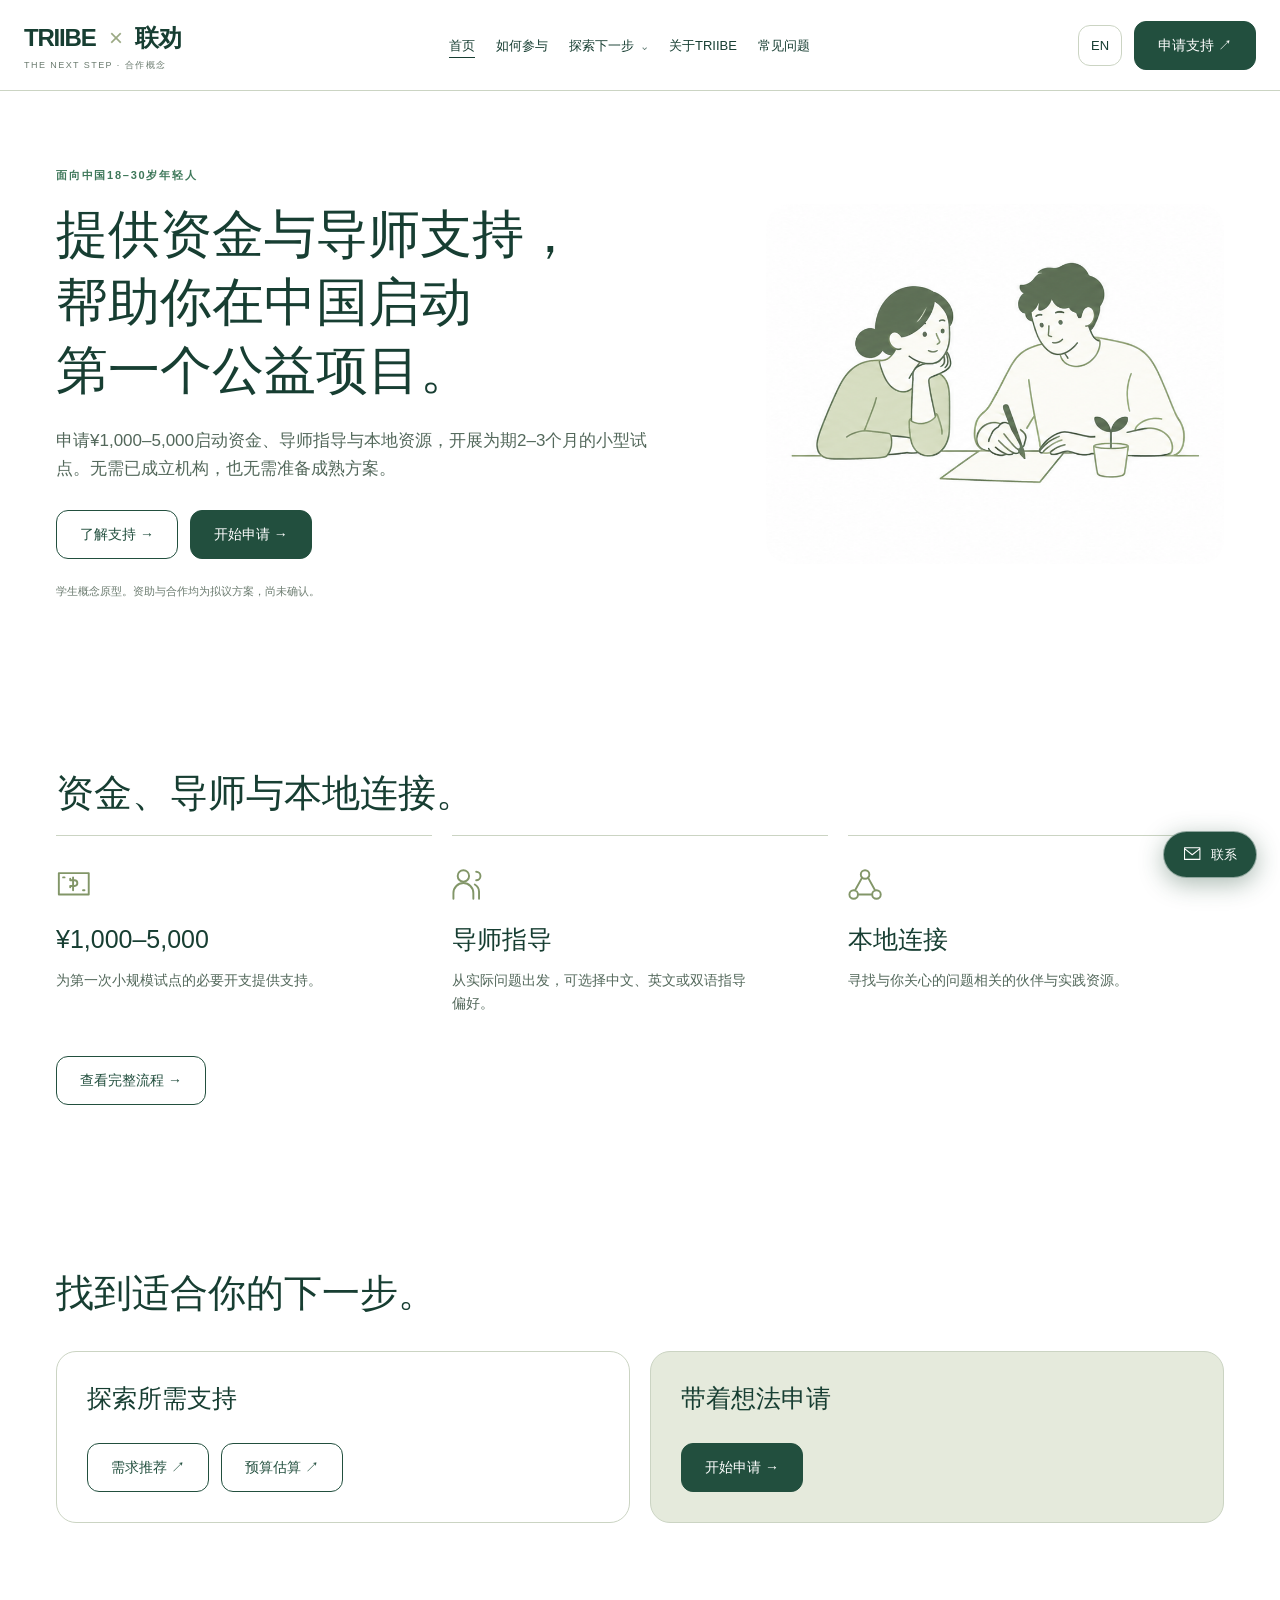
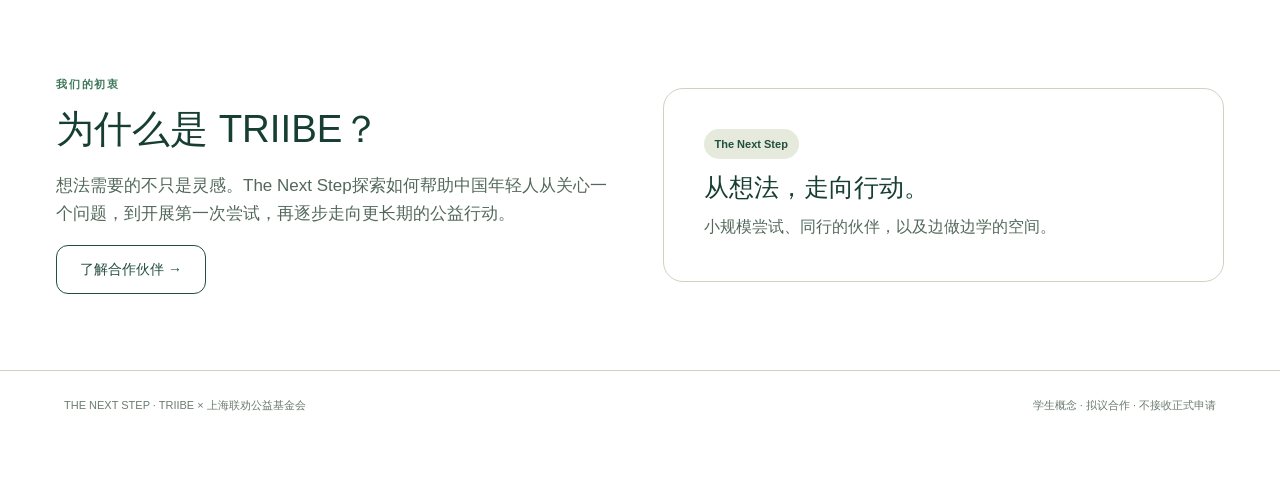
<file: index.html>
<!doctype html>
<html lang="zh-CN"><head><meta charset="UTF-8"><meta name="viewport" content="width=device-width,initial-scale=1"><meta name="description" content="The Next Step：为中国18–30岁年轻人的第一次公益尝试探索小额资助、导师与本地连接。学生概念原型。"><title>The Next Step | TRIIBE × 联劝</title><link rel="stylesheet" href="styles.css?v=20261104-v55"></head><body><header class="header" id="site-header"></header><main id="app" tabindex="-1"></main><footer class="footer" id="site-footer"></footer><script src="app-v4.js?v=20261104-v55"></script></body></html>
</file>
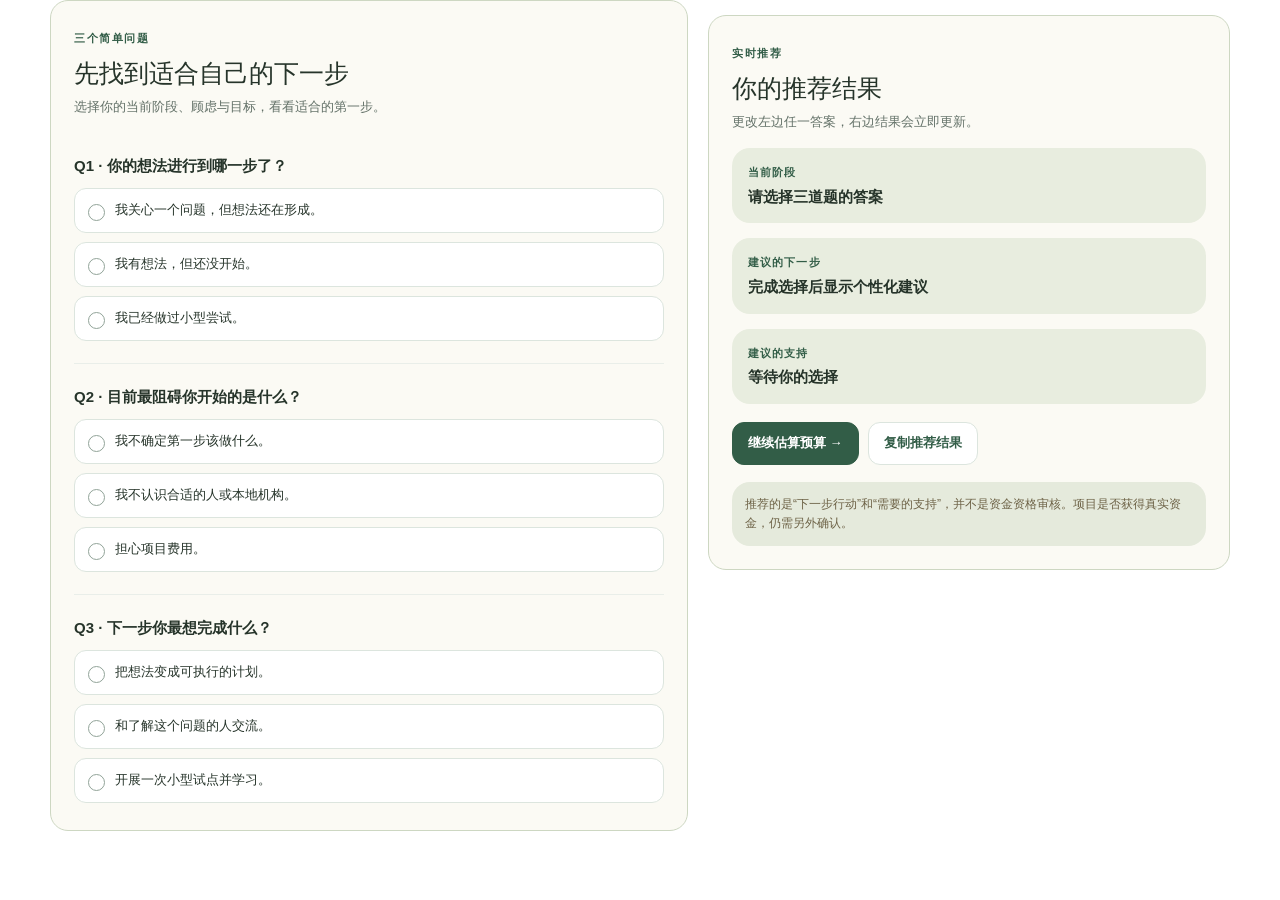
<file: tools.html>
<!DOCTYPE html>
<html lang="zh-CN">
<head>
<meta charset="utf-8"/>
<meta name="viewport" content="width=device-width,initial-scale=1"/>
<title>The Next Step · Planning Tools</title>
<style>
:root{--pine:#325d47;--deep:#1f392d;--cream:#f8faf7;--sage:#eaf1e9;--border:#dce5de;--text:#26342a;--muted:#637168;--yellow:#f4efe0;--white:#fff;--radius:16px}
*{box-sizing:border-box}body{margin:0;background:#f4f6f3;color:var(--text);font-family:-apple-system,BlinkMacSystemFont,"Segoe UI","PingFang SC","Microsoft YaHei",Arial,sans-serif;line-height:1.6}button,input{font:inherit}button{cursor:pointer}button:focus-visible,input:focus-visible{outline:3px solid #93b2a3;outline-offset:2px}.top{background:var(--deep);color:white;padding:22px max(20px,calc((100vw - 1080px)/2))}.topline{display:flex;align-items:center;gap:14px;justify-content:space-between}.brand{font-size:13px;letter-spacing:.14em;font-weight:800;color:#b6d7b9}.top h1{font-size:clamp(26px,4.5vw,42px);line-height:1.2;margin:15px 0 7px}.top p{color:#c8d9ce;max-width:760px;margin:0;font-size:14px}.ghost{border:1px solid #9cb4a4;color:#fff;background:transparent;border-radius:99px;padding:7px 15px;white-space:nowrap}.container{max-width:1080px;margin:0 auto;padding:23px 18px 70px}.notice{border-left:4px solid var(--pine);background:var(--sage);border-radius:0 9px 9px 0;padding:11px 15px;font-size:13px;margin-bottom:20px}.tabs{display:flex;gap:8px;margin:16px 0 23px;flex-wrap:wrap}.tab{border:1px solid var(--border);background:white;padding:11px 18px;border-radius:12px;font-weight:700;color:var(--muted)}.tab[aria-selected=true]{border-color:var(--pine);background:var(--pine);color:#fff}.grid{display:grid;grid-template-columns:minmax(0,1fr) minmax(0,.88fr);gap:20px;align-items:start}.panel{background:white;border:1px solid var(--border);border-radius:var(--radius);padding:23px;box-shadow:0 5px 21px rgba(18,43,26,.03)}.eyebrow{font-size:11px;letter-spacing:.14em;font-weight:800;color:var(--pine);text-transform:uppercase}h2{font-size:25px;margin:8px 0 8px;line-height:1.27}h3{font-size:16px;margin:12px 0 7px}p{margin:6px 0 15px}.sub{font-size:13px;color:var(--muted)}.question{padding:19px 0 22px;border-bottom:1px solid #e9eee9}.question:last-child{border-bottom:none;padding-bottom:4px}.qtitle{font-weight:750;margin:9px 0 10px;font-size:15px}.choices{display:grid;gap:9px}.option{border:1px solid var(--border);background:#fff;color:var(--text);border-radius:10px;padding:11px 13px;text-align:left;font-size:13px;display:flex;gap:10px;align-items:start;transition:background .12s,border-color .12s}.option:before{content:"";margin-top:4px;min-width:15px;width:15px;height:15px;border:1.6px solid #91a398;border-radius:50%}.option.selected{background:var(--sage);border-color:#6e9d7a;font-weight:650}.option.selected:before{border:5px solid var(--pine);background:white}.result-block{background:var(--cream);border-radius:12px;padding:16px;margin:15px 0}.result-block b{display:block;font-size:15px;line-height:1.45}.result-block p{font-size:13px;color:var(--muted);margin:6px 0 0}.kicker{font-size:11px;font-weight:800;letter-spacing:.1em;color:var(--pine);margin-bottom:4px}.actions{display:flex;gap:9px;flex-wrap:wrap;margin-top:18px}.primary,.secondary{border-radius:10px;padding:10px 15px;font-size:13px;font-weight:700}.primary{border:1px solid var(--pine);background:var(--pine);color:white}.secondary{border:1px solid var(--border);background:white;color:var(--pine)}.rule{font-size:12px;padding:13px;border-radius:10px;background:var(--yellow);color:#6d6246;margin-top:17px}.hidden{display:none!important}.choose{display:grid;grid-template-columns:repeat(3,minmax(0,1fr));gap:9px;margin:14px 0 18px}.mode{border:1px solid var(--border);border-radius:11px;text-align:left;background:#fff;padding:12px;font-size:13px;color:var(--text);min-height:80px}.mode.selected{border-color:var(--pine);background:var(--sage);font-weight:700}.mode small{display:block;color:var(--muted);font-weight:400;margin-top:3px;font-size:11px}.budgethead{display:grid;grid-template-columns:minmax(0,1fr) 75px 104px 29px;gap:8px;font-size:12px;font-weight:700;color:var(--muted);margin-bottom:9px}.budgetrow{display:grid;grid-template-columns:minmax(0,1fr) 75px 104px 29px;gap:8px;margin-bottom:9px}.budgetrow input{width:100%;min-width:0;padding:9px;border:1px solid var(--border);border-radius:9px;background:#fff;color:var(--text);font-size:13px}.x{border:1px solid var(--border);border-radius:9px;background:white;color:var(--muted)}.budget-total{display:flex;justify-content:space-between;align-items:center;gap:12px;border-top:1px solid var(--border);padding-top:17px;margin-top:14px}.amount{font-weight:800;font-size:28px;color:var(--pine)}.tag{display:inline-flex;border-radius:99px;background:var(--sage);color:var(--pine);padding:5px 10px;font-size:12px;font-weight:700}.budgethint{padding:14px 15px;background:var(--cream);border-radius:10px;font-size:13px;margin-top:14px}.inlinehint{display:flex;gap:8px;flex-wrap:wrap}.footer{font-size:12px;color:var(--muted);margin-top:30px;line-height:1.8}.pill{font-size:11px;background:var(--sage);color:var(--pine);padding:2px 8px;border-radius:99px}.badgecount{font-size:12px;color:var(--muted)}.empty{background:var(--cream);padding:16px;border-radius:12px;color:var(--muted);font-size:13px}.caption{font-size:12px;color:var(--muted)}.break{height:1px;background:var(--border);margin:16px 0}.micro{font-size:11px;color:var(--muted)}
@media(max-width:800px){.grid{grid-template-columns:1fr}.container{padding:18px 12px 50px}.panel{padding:17px}.choose{grid-template-columns:1fr}.mode{min-height:auto}.top{padding:24px 18px}.budgethead,.budgetrow{grid-template-columns:minmax(0,1fr) 58px 86px 27px;gap:5px}.budgetrow input{padding:8px 6px;font-size:12px}.tabs{gap:6px}.tab{font-size:13px;padding:10px 13px}}

body{background:#f4f1e7}.container{max-width:1180px;padding:0 0 30px}.notice,.tabs,.footer{display:none}.panel{border-radius:8px;box-shadow:none;background:#faf9f3;border-color:#cdd7c2}.grid{grid-template-columns:minmax(0,1.1fr) minmax(0,.9fr)}.top{display:none}.primary,.secondary{border-radius:3px}.option,.mode{border-radius:5px}.result-block{background:#e8eddf}.budgetrow input{background:#fffef9}.budgetrow{margin:12px 0}.rule{background:#ebe6d5}aside.panel{position:sticky;top:15px}h2{font-weight:500}.question{padding-top:12px}.amount{font-family:Georgia,serif}@media(max-width:800px){.grid{grid-template-columns:1fr}.panel{padding:18px}aside.panel{position:static}.choose{grid-template-columns:1fr}.container{padding:0 0 20px}}

body{background:#eef1e9}.panel{background:#fbfaf4}.container{padding-top:0}.rule{background:#e5eadc}h2{font-family:Georgia,"PingFang SC",serif}.primary,.secondary{border-radius:3px}button:focus-visible{outline:3px solid #93b2a3;outline-offset:2px}

.panel,.result-block,.budgethint,.rule,.empty{border-radius:18px}.option,.mode,.budgetrow input,.x,.primary,.secondary{border-radius:12px}.panel{overflow:hidden}button{transition:background .15s ease}
body{background:#fff}
</style>
</head>
<body>
<header class="top" hidden><div class="topline"><span class="brand">THE NEXT STEP · V3 INTERACTIVE CONCEPT</span><button type="button" class="ghost" id="lang" aria-label="Toggle language">English</button></div><h1 data-i="heading">从学生需求，到合适的第一步</h1><p data-i="topdesc">两部分都可以点击测试：① 三题推荐逻辑 ② 预算估算模块。此页面可直接发给网站开发组员，无需安装软件。</p></header>
<main class="container">
<div class="notice" data-i="disclaimer">这是独立的交互演示，不连接真实申请、资助、支付或数据库；所示金额和支持方式都是待验证的项目设想。</div>
<div class="tabs" role="tablist" aria-label="Demo sections"><button type="button" class="tab" role="tab" aria-selected="true" id="tab-rec" data-tab="rec" data-i="tabRec">① 需求推荐</button><button type="button" class="tab" role="tab" aria-selected="false" id="tab-budget" data-tab="budget" data-i="tabBudget">② 预算估算</button></div>
<section id="screen-rec" aria-label="Recommendation">
  <div class="grid">
   <article class="panel"><span class="eyebrow" data-i="threeQuestions">THREE QUESTIONS</span><h2 data-i="recTitle">先找到适合自己的下一步</h2><p class="sub" data-i="recIntro">保留 V3 的三道题。第三题决定想做什么，第一题决定当前的准备程度，第二题决定需要什么支持。</p><div id="questions"></div></article>
   <aside class="panel"><span class="eyebrow" data-i="dynamic">LIVE RECOMMENDATION</span><h2 data-i="resultTitle">你的推荐结果</h2><p class="sub" data-i="resultIntro">更改左边任一答案，右边结果会立即更新。</p><div id="result"></div><div class="actions"><button class="primary" id="toBudget" data-i="toBudget">继续估算预算 →</button><button class="secondary" id="copyRec" data-i="copyRec">复制推荐结果</button></div><div class="rule" data-i="rule">推荐的是“下一步行动”和“需要的支持”，并不是资金资格审核。项目是否获得真实资金，仍需另外确认。</div></aside>
  </div>
</section>
<section id="screen-budget" class="hidden" aria-label="Budget estimate">
  <div class="grid">
   <article class="panel"><span class="eyebrow" data-i="budgetResult">预算建议</span><h2 data-i="budgetTitle">预算不是随便选一个最高金额</h2><p class="sub" data-i="budgetIntro">先列出第一次小型试点必需的费用。预算辅助是可选的，学生可以直接表示“不确定”。</p>
      <div class="choose" id="modes"></div>
      <div id="estimateForm"><div class="inlinehint"><button type="button" class="secondary" id="example" data-i="example">加载校园二手市集示例</button><button type="button" class="secondary" id="clearCosts" data-i="clearCosts">清空预算</button></div><div class="break"></div><div class="budgethead"><span data-i="item">费用项目</span><span data-i="qty">数量</span><span data-i="unit">单价 (¥)</span><span></span></div><div id="rows"></div><button type="button" class="secondary" id="add" data-i="add">＋ 添加一项</button><div class="budget-total"><strong data-i="total">预计总额</strong><span class="amount" id="totalAmount">¥0</span></div><p class="micro" data-i="budgetExampleNote">演示金额不代表市场报价。请优先考虑已有或可借用资源。</p></div>
   </article>
   <aside class="panel"><span class="eyebrow" data-i="budgetResult">BUDGET RESULT</span><h2 data-i="nextBudget">下一步建议</h2><div id="budgetAdvice"></div><div class="rule" data-i="budgetNote">¥1,000–5,000 是当前项目的拟议范围，不代表保证资助，也不是必须花到的金额。即使低于 ¥1,000，也应该保留真实预算。</div><div class="actions"><button type="button" class="secondary" id="copySummary" data-i="copySummary">复制预算摘要</button><button type="button" class="primary" id="backQuiz" data-i="backQuiz">开始申请 →</button></div></aside>
  </div>
</section>
<p class="footer" data-i="footer">使用方法：将此 HTML 文件通过微信、邮件或共享文件夹发给组员。电脑、手机浏览器都可打开；不需要联网，也不需要运行后端。开发说明请看同文件夹的 IMPLEMENTATION_GUIDE.md。</p>
</main>
<script>
(() => {
'use strict';
const dic={
 zh:{heading:'从学生需求，到合适的第一步',topdesc:'两部分都可以点击测试：① 三题推荐逻辑 ② 预算估算模块。此页面可直接发给网站开发组员，无需安装软件。',disclaimer:'这是独立的交互演示，不连接真实申请、资助、支付或数据库；所示金额和支持方式都是待验证的项目设想。',tabRec:'① 需求推荐',tabBudget:'② 预算估算',threeQuestions:'三个简单问题',recTitle:'先找到适合自己的下一步',recIntro:'选择你的当前阶段、顾虑与目标，看看适合的第一步。',dynamic:'实时推荐',resultTitle:'你的推荐结果',resultIntro:'更改左边任一答案，右边结果会立即更新。',toBudget:'继续估算预算 →',copyRec:'复制推荐结果',rule:'推荐的是“下一步行动”和“需要的支持”，并不是资金资格审核。项目是否获得真实资金，仍需另外确认。',budgetTitle:'预算不是随便选一个最高金额',budgetIntro:'先列出第一次小型试点必需的费用。预算辅助是可选的，学生可以直接表示“不确定”。',example:'加载校园二手市集示例',clearCosts:'清空预算',item:'费用项目',qty:'数量',unit:'单价 (¥)',add:'＋ 添加一项',total:'预计总额',budgetExampleNote:'演示金额不代表市场报价。请优先考虑已有或可借用资源。',budgetResult:'预算建议',nextBudget:'下一步建议',budgetNote:'¥1,000–5,000 是当前项目的拟议范围，不代表保证资助，也不是必须花到的金额。即使低于 ¥1,000，也应该保留真实预算。',copySummary:'复制预算摘要',backQuiz:'开始申请 →',footer:'使用方法：将此 HTML 文件通过微信、邮件或共享文件夹发给组员。电脑、手机浏览器都可打开；不需要联网，也不需要运行后端。开发说明请看同文件夹的 IMPLEMENTATION_GUIDE.md。',qLabels:['Q1 · 你的想法进行到哪一步了？','Q2 · 目前最阻碍你开始的是什么？','Q3 · 下一步你最想完成什么？'],qs:[['我关心一个问题，但想法还在形成。','我有想法，但还没开始。','我已经做过小型尝试。'],['我不确定第一步该做什么。','我不认识合适的人或本地机构。','担心项目费用。'],['把想法变成可执行的计划。','和了解这个问题的人交流。','开展一次小型试点并学习。']],stage:['探索想法阶段','准备行动阶段','在已有经验上继续'],next:[['先明确问题、服务对象及第一次行动','先找到相关人群，了解他们的真实需求','先缩小想法范围，定义一个可行的小测试'],['制定一份可执行的简短行动计划','联系本地组织，确认实际需求','明确试点内容、规模、资源和初步预算'],['根据此前反馈调整下一阶段计划','寻找能帮助项目持续发展的合作伙伴','设计下一轮试点，并检验改进效果']],support:['导师指导','本地资源连接','预算指导与潜在种子支持'],supportDetails:['请导师帮助明确小型行动和执行步骤。','识别本地大学、社区或公益组织，先验证需求与合作条件。','首先估算试点必要开支，再决定是否探索种子支持。'],supportEarly:'预算指导 + 导师指导',supportEarlyD:'想法仍在形成：先明确行动内容，再估算预算；不建议立即进入资金申请。',step:'建议的下一步',stageHeading:'当前阶段',supportHeading:'建议的支持',budgetModes:[['estimate','我要估算一下','逐项填写预计费用'],['unsure','还不确定','先申请预算指导'],['none','目前不需要资金','可以仅探索导师和本地资源']],unsureTitle:'可以先申请预算指导',unsureDescription:'不强制填写金额。先确定要做的事情、查明费用，再判断是否需要资助。',noneTitle:'暂时不需要资金',noneDescription:'可继续使用导师指导或本地资源连接；不需要为了申请而填写金额。',zeroTitle:'尚未填写金额',zeroDescription:'请添加至少一项实际必要费用，或者改选“还不确定”。',lowTitle:'优先保留真实的低预算',lowDescription:'预计费用低于拟议资助范围的下限。无需虚增预算；可探索资源借用、导师指导或其他符合条件的支持。',rangeTitle:'可进一步评估潜在种子支持',rangeDescription:'你的初步预算落在 ¥1,000–5,000 的拟议范围内。下一步仍需核实试点计划、真实需求、费用合理性及可用资金。',highTitle:'先缩小试点规模或寻找其他资源',highDescription:'预计总额高于 ¥5,000。可考虑减少第一次行动的范围，优先保留核心支出，再讨论其他合法、可行的支持方式。',recommendNotice:'推荐结果只帮助判断下一步，不代表项目通过审核。',copySuccess:'已复制！',copyFail:'复制失败，请手动选择复制。',exampleCosts:[['展示用品',1,300],['标签与指引',1,150],['必要运输',2,150],['布置与清理',1,250]],sampleCosts:[['材料和工具',1,600],['必要交通',1,200],['印刷及其他',1,200]]},
 en:{heading:'From student needs to a practical first step',topdesc:'Test two interactive modules: (1) three-question recommendation and (2) an optional pilot budget estimator. Share this HTML file with the website developer.',disclaimer:'Standalone concept demo only. No real applications, awards, payments, or database connections. Support and funding remain unconfirmed proposals.',tabRec:'① Support recommendation',tabBudget:'② Budget estimator',threeQuestions:'THREE QUESTIONS',recTitle:'Find a realistic next step',recIntro:'Choose your stage, concern and goal to explore a practical first step.',dynamic:'LIVE RECOMMENDATION',resultTitle:'Your recommendation',resultIntro:'Change any answer to see the recommendation update instantly.',toBudget:'Continue to budget →',copyRec:'Copy recommendation',rule:'This suggests a next action and support type. It is not a funding-eligibility assessment or approval.',budgetTitle:'Base your funding request on real costs',budgetIntro:'List the essential costs of one small pilot. Budget planning is optional; students may select “Not sure yet.”',example:'Load campus market example',clearCosts:'Clear budget',item:'Cost item',qty:'Qty',unit:'Unit (¥)',add:'＋ Add a cost',total:'Estimated total',budgetExampleNote:'All figures are illustrative, not market quotes. Check free and borrowed resources first.',budgetResult:'BUDGET RESULT',nextBudget:'Suggested next step',budgetNote:'¥1,000–5,000 is a proposed range, not guaranteed funding or a spending target. Keep honest estimates even below ¥1,000.',copySummary:'Copy budget summary',backQuiz:'Apply →',footer:'Share this HTML file by message, email or shared drive; open it directly in a desktop or mobile browser. No server is required. See IMPLEMENTATION_GUIDE.md for integration notes.',qLabels:['Q1 · Where are you with your idea?','Q2 · What is the biggest thing holding you back?','Q3 · What would you like to accomplish next?'],qs:[['I care about an issue, but my idea is still forming.','I have an idea, but have not tried it yet.','I have already tried something small.'],['I am unsure what to do first.','I do not know the right people or local organizations.','I’m concerned about project costs.'],['Turn my idea into a realistic plan.','Talk with people who understand the issue.','Run a small pilot and learn from it.']],stage:['Exploring an idea','Ready to plan','Building on experience'],next:[['Clarify the issue, who it affects, and one first action','Find people affected and learn about their actual needs','Narrow the idea and define one feasible small test'],['Draft a short, realistic action plan','Contact local groups to confirm real needs','Define the pilot scope, resources, and preliminary budget'],['Revise the next plan based on earlier feedback','Find partners who could support continued involvement','Design another pilot to test improvements']],support:['Mentor Guidance','Local Connections','Budget Planning + Potential Seed Support'],supportDetails:['Ask a mentor to help define one small action and realistic steps.','Identify campus, community or nonprofit contacts and verify needs.','Estimate essential pilot costs first, then explore whether seed support may be appropriate.'],supportEarly:'Budget Guidance + Mentor Guidance',supportEarlyD:'At the idea-forming stage, clarify the action before considering a funding request.',step:'RECOMMENDED NEXT STEP',stageHeading:'CURRENT STAGE',supportHeading:'RECOMMENDED SUPPORT',budgetModes:[['estimate','Estimate my costs','Add a few necessary expenses'],['unsure','Not sure yet','I need budget guidance'],['none','No funding needed','Explore nonfinancial support']],unsureTitle:'Budget guidance first',unsureDescription:'No amount required yet. Clarify the scope and learn likely costs before requesting funds.',noneTitle:'No funding needed right now',noneDescription:'You can still explore mentors and local resources without naming a grant amount.',zeroTitle:'No costs entered yet',zeroDescription:'Add at least one necessary cost, or choose “Not sure yet.”',lowTitle:'Keep the lower, honest estimate',lowDescription:'Your budget is below the proposed funding range. Do not inflate it; explore borrowed resources, guidance or other appropriate options.',rangeTitle:'Potential seed support may be worth exploring',rangeDescription:'Your estimate falls within the proposed ¥1,000–5,000 range. Review the actual pilot, necessity of each cost, and funding availability before making decisions.',highTitle:'Reduce pilot scope or explore other resources',highDescription:'Your estimate exceeds ¥5,000. Consider a smaller first test and retain only essential costs before exploring alternative lawful resources.',recommendNotice:'A recommendation is not an application approval.',copySuccess:'Copied!',copyFail:'Copy unavailable; please select the text manually.',exampleCosts:[['Display supplies',1,300],['Labels and signs',1,150],['Essential transport',2,150],['Setup and cleanup',1,250]],sampleCosts:[['Materials and tools',1,600],['Essential travel',1,200],['Print and other costs',1,200]]}
};
const state={language:new URLSearchParams(location.search).get('lang')||'zh',tab:'rec',a:[null,null,null],mode:'estimate',costs:[],};
state.costs=[];
let bootReady=false;
function emitState(){if(!bootReady)return;parent.postMessage({type:'triibe-tool-state',state:{a:state.a,mode:state.mode,costs:state.costs}},'*')}
window.addEventListener('message',e=>{if(e.source!==parent||e.data?.type!=='triibe-restore')return;const v=e.data.state;if(v&&Array.isArray(v.a)&&v.a.length===3){state.a=v.a.map(x=>[0,1,2].includes(x)?x:null);state.mode=['estimate','unsure','none'].includes(v.mode)?v.mode:'estimate';state.costs=Array.isArray(v.costs)?v.costs:[]}state.language=e.data.lang==='en'?'en':'zh';renderStatic();showTab(e.data.tab==='budget'?'budget':'rec');bootReady=true;emitState()});
const $=id=>document.getElementById(id);
const tr=()=>dic[state.language];
function fmt(n){return '¥'+new Intl.NumberFormat('en-US',{maximumFractionDigits:2}).format(n)}
function getRecommendation(){const [q1,q2,q3]=state.a;const t=tr();if(state.a.some(a=>a===null))return {stage:state.language==='zh'?'请选择三道题的答案':'Choose an answer for each question',nextStep:state.language==='zh'?'完成选择后显示个性化建议':'Your next step appears after all three choices',support:state.language==='zh'?'等待你的选择':'Waiting for your choices',detail:''};return {stage:t.stage[q1],nextStep:t.next[q1][q3],support:(q2===2&&q1===0)?t.supportEarly:t.support[q2],detail:(q2===2&&q1===0)?t.supportEarlyD:t.supportDetails[q2]};}
function renderQuestions(){const p=$('questions');p.replaceChildren();tr().qLabels.forEach((question,q)=>{const block=document.createElement('div');block.className='question';const heading=document.createElement('div');heading.className='qtitle';heading.textContent=question;block.append(heading);const opts=document.createElement('div');opts.className='choices';tr().qs[q].forEach((val,i)=>{const b=document.createElement('button');b.type='button';b.className='option'+(state.a[q]===i?' selected':'');b.textContent=val;b.setAttribute('aria-pressed',String(state.a[q]===i));b.addEventListener('click',()=>{state.a[q]=i;renderQuestions();renderResult();renderBudgetAdvice();});opts.append(b)});block.append(opts);p.append(block)});}
function renderResult(){const r=getRecommendation(),t=tr();$('result').innerHTML='';[[t.stageHeading,r.stage,''],[t.step,r.nextStep,''],[t.supportHeading,r.support,r.detail]].forEach(([k,title,desc])=>{const block=document.createElement('div');block.className='result-block';const lab=document.createElement('div');lab.className='kicker';lab.textContent=k;const bold=document.createElement('b');bold.textContent=title;block.append(lab,bold);if(desc){let p=document.createElement('p');p.textContent=desc;block.append(p)}$('result').append(block)});}
function renderModes(){const node=$('modes');node.replaceChildren();tr().budgetModes.forEach(([id,title,desc])=>{const b=document.createElement('button');b.className='mode'+(state.mode===id?' selected':'');b.setAttribute('aria-pressed',String(state.mode===id));b.innerHTML='';const strong=document.createElement('strong');strong.textContent=title;const small=document.createElement('small');small.textContent=desc;b.append(strong,small);b.onclick=()=>{state.mode=id;renderModes();renderRows();renderBudgetAdvice()};node.append(b)})}
function total(){return state.costs.reduce((sum,c)=>sum+Math.max(0,c.qty)*Math.max(0,c.unit),0)}
function renderRows(){ $('estimateForm').classList.toggle('hidden',state.mode!=='estimate');if(state.mode!=='estimate')return;let node=$('rows');node.replaceChildren();state.costs.forEach((c,i)=>{const row=document.createElement('div');row.className='budgetrow';const label=document.createElement('input');label.type='text';label.placeholder=state.language==='zh'?'费用名称':'Cost name';label.setAttribute('aria-label',state.language==='zh'?'费用项目':'Cost item');label.value=state.language==='zh'?c.labelZh:c.labelEn;label.oninput=e=>{if(state.language==='zh')c.labelZh=e.target.value;else c.labelEn=e.target.value;emitState()};const qty=document.createElement('input');qty.type='number';qty.min='0';qty.step='1';qty.inputMode='numeric';qty.value=c.qty;qty.setAttribute('aria-label',state.language==='zh'?'数量':'Quantity');qty.oninput=e=>{c.qty=Math.max(0,Number(e.target.value)||0);renderBudgetAdvice()};const unit=document.createElement('input');unit.type='number';unit.min='0';unit.step='0.01';unit.inputMode='decimal';unit.value=c.unit;unit.setAttribute('aria-label',state.language==='zh'?'单价':'Unit price');unit.oninput=e=>{c.unit=Math.max(0,Number(e.target.value)||0);renderBudgetAdvice()};const del=document.createElement('button');del.type='button';del.className='x';del.textContent='×';del.setAttribute('aria-label',state.language==='zh'?'删除费用':'Delete cost');del.onclick=()=>{state.costs.splice(i,1);renderRows();renderBudgetAdvice()};row.append(label,qty,unit,del);node.append(row)});$('totalAmount').textContent=fmt(total())}
function renderBudgetAdvice(){emitState();const node=$('budgetAdvice');node.replaceChildren();const t=tr();let title,desc,category='';if(state.mode==='unsure'){title=t.unsureTitle;desc=t.unsureDescription}else if(state.mode==='none'){title=t.noneTitle;desc=t.noneDescription}else{const n=total();if(n===0){title=t.zeroTitle;desc=t.zeroDescription}else if(n<1000){title=t.lowTitle;desc=t.lowDescription}else if(n<=5000){title=t.rangeTitle;desc=t.rangeDescription}else{title=t.highTitle;desc=t.highDescription}category=fmt(n)}const block=document.createElement('div');block.className='result-block';const cap=document.createElement('div');cap.className='kicker';cap.textContent=state.mode==='estimate'?(state.language==='zh'?'当前估算':'CURRENT ESTIMATE'):(state.language==='zh'?'当前选择':'CURRENT CHOICE');const b=document.createElement('b');b.textContent=category||title;block.append(cap,b);if(category){const br=document.createElement('p');br.style.fontWeight='700';br.style.color='var(--pine)';br.textContent=title;block.append(br)}const p=document.createElement('p');p.textContent=desc;block.append(p);node.append(block);const rec=getRecommendation();const r=document.createElement('div');r.className='budgethint';r.textContent=(state.language==='zh'?'根据问答，你的支持建议：':'Based on your choices: ')+rec.support;if(!state.a.some(a=>a===null))node.append(r);$('totalAmount').textContent=fmt(total());}
function showTab(tab){state.tab=tab;for(const t of ['rec','budget']){$('screen-'+t).classList.toggle('hidden',t!==tab);$('tab-'+t).setAttribute('aria-selected',String(t===tab))}if(tab==='budget'){renderRows();renderBudgetAdvice()}window.scrollTo({top:0,behavior:'instant'});}
function textSummary(includeBudget){const t=tr();const r=getRecommendation();let out=['THE NEXT STEP | V3 INTERACTIVE DEMO',t.qLabels.map((q,i)=>q+'\n'+(t.qs[i][state.a[i]]||'—')).join('\n\n'),`${t.stageHeading}: ${r.stage}`,`${t.step}: ${r.nextStep}`,`${t.supportHeading}: ${r.support}`,r.detail];if(includeBudget){out.push('BUDGET MODE: '+state.mode);if(state.mode==='estimate'){out.push(state.costs.map(c=>`${state.language==='zh'?c.labelZh:c.labelEn}: ${c.qty} × ¥${c.unit}`).join('\n'));out.push('TOTAL: '+fmt(total()))}}out.push(t.recommendNotice);return out.join('\n\n')}
async function copy(s){try{if(navigator.clipboard&&window.isSecureContext){await navigator.clipboard.writeText(s)}else{const area=document.createElement('textarea');area.value=s;area.style.position='fixed';area.style.opacity='0';document.body.append(area);area.select();if(!document.execCommand('copy'))throw Error('copy failed');area.remove()}toast(tr().copySuccess)}catch{toast(tr().copyFail)}}
function toast(str){let node=$('toast');if(!node){node=document.createElement('div');node.id='toast';node.setAttribute('role','status');node.style.cssText='position:fixed;bottom:18px;left:50%;transform:translateX(-50%);background:#1f392d;color:white;border-radius:12px;padding:10px 18px;box-shadow:0 5px 20px #0002;z-index:20;font-size:13px';document.body.append(node)}node.textContent=str;node.hidden=false;setTimeout(()=>node.hidden=true,2300)}
function renderStatic(){document.documentElement.lang=state.language==='zh'?'zh-CN':'en';document.querySelectorAll('[data-i]').forEach(e=>{const key=e.dataset.i;if(tr()[key]!==undefined)e.textContent=tr()[key]});$('lang').textContent=state.language==='zh'?'English':'中文';renderQuestions();renderResult();renderModes();renderRows();renderBudgetAdvice()}
document.querySelectorAll('[data-tab]').forEach(b=>b.onclick=()=>showTab(b.dataset.tab));$('lang').onclick=()=>{state.language=state.language==='zh'?'en':'zh';renderStatic()};$('toBudget').onclick=()=>{emitState();parent.postMessage({type:'triibe-route',route:'budget'},'*')};$('backQuiz').onclick=()=>{emitState();parent.postMessage({type:'triibe-route',route:'apply'},'*')};$('copyRec').onclick=()=>copy(textSummary(false));$('copySummary').onclick=()=>copy(textSummary(true));$('example').onclick=()=>{state.costs=tr().exampleCosts.map(([name,qty,unit],i)=>({labelZh:dic.zh.exampleCosts[i][0],labelEn:dic.en.exampleCosts[i][0],qty,unit}));renderRows();renderBudgetAdvice()};$('clearCosts').onclick=()=>{state.costs=[];
let bootReady=false;
function emitState(){if(!bootReady)return;parent.postMessage({type:'triibe-tool-state',state:{a:state.a,mode:state.mode,costs:state.costs}},'*')}
window.addEventListener('message',e=>{if(e.source!==parent||e.data?.type!=='triibe-restore')return;const v=e.data.state;if(v&&Array.isArray(v.a)&&v.a.length===3){state.a=v.a.map(x=>[0,1,2].includes(x)?x:null);state.mode=['estimate','unsure','none'].includes(v.mode)?v.mode:'estimate';state.costs=Array.isArray(v.costs)?v.costs:[]}state.language=e.data.lang==='en'?'en':'zh';renderStatic();showTab(e.data.tab==='budget'?'budget':'rec');bootReady=true;emitState()});renderRows();renderBudgetAdvice()};$('add').onclick=()=>{state.costs.push({labelZh:'',labelEn:'',qty:1,unit:0});renderRows();renderBudgetAdvice()};renderStatic();showTab(new URLSearchParams(location.search).get('tab')==='budget'?'budget':'rec');
// The key integration rule: calculate once, reuse the same recommendation on both V3 quiz surfaces.
window.demoGetRecommendation = getRecommendation;
})();

function reportHeight(){parent.postMessage({type:'triibe-tool-height',height:document.documentElement.scrollHeight},'*')}
new ResizeObserver(reportHeight).observe(document.body);window.addEventListener('load',reportHeight);
</script>
</body>
</html>
</file>
<file: styles.css>
:root{--bg:#f7f6f0;--paper:#fffefa;--ink:#203f32;--green:#285d47;--green2:#3e785a;--mint:#e8eee5;--line:#d7dfd3;--muted:#697a6c;--sand:#f0f0e7;--shadow:0 12px 38px rgba(25,58,40,.06)}*{box-sizing:border-box}html{scroll-behavior:smooth}body{margin:0;background:var(--bg);color:var(--ink);font-family:Inter,"Helvetica Neue",Arial,"PingFang SC","Microsoft YaHei",sans-serif;line-height:1.65}a{color:inherit;text-decoration:none}button,input,textarea,select{font:inherit}button{cursor:pointer}.header{position:sticky;top:0;z-index:20;background:rgba(247,246,240,.96);backdrop-filter:blur(14px);border-bottom:1px solid var(--line);padding:16px max(4%,calc((100vw - 1240px)/2));display:flex;align-items:center;justify-content:space-between;gap:18px}.brand{white-space:nowrap;letter-spacing:.05em}.brand b{font-size:25px}.brand span{font-size:11px;letter-spacing:.12em;color:var(--muted)}nav{display:flex;align-items:center;gap:25px}nav>a:not(.btn){font-size:13px;font-weight:600}nav>a.active:not(.btn){color:var(--green2);text-decoration:underline;text-underline-offset:7px}.mobile-toggle{display:none;background:none;border:0;color:var(--ink);font-size:24px}.btn{display:inline-flex;align-items:center;justify-content:center;gap:8px;border-radius:6px;padding:12px 20px;font-weight:700;font-size:13px;border:1px solid var(--green);transition:.2s}.btn:hover{transform:translateY(-2px);box-shadow:var(--shadow)}.btn-primary{background:var(--green);color:#fff}.btn-outline{background:transparent;color:var(--green)}.btn-light{background:#fff;color:var(--green);border-color:#fff}.wrap{max-width:1160px;margin:auto;padding:0 26px}.section{padding:76px 0}.section.compact{padding:48px 0}.alt{background:#eef1e9}.eyebrow{text-transform:uppercase;font-size:11px;letter-spacing:.19em;font-weight:800;color:var(--green2)}h1,h2,h3,p{margin-top:0}h1{font-size:clamp(43px,5.4vw,76px);line-height:1.09;letter-spacing:-.055em;margin:15px 0 23px}h2{font-size:clamp(30px,3.2vw,45px);line-height:1.17;letter-spacing:-.035em;margin:10px 0 17px}h3{font-size:21px;line-height:1.3;margin-bottom:10px}p{color:#53685b}.lead{font-size:17px;max-width:620px}.hero{padding:85px 0 95px}.hero-grid{display:grid;grid-template-columns:1.05fr .95fr;gap:60px;align-items:center}.hero-art{min-height:420px;border-radius:12px;background:linear-gradient(135deg,#dbe5d8,#a4bba5);position:relative;overflow:hidden;display:flex;align-items:center;justify-content:center}.hero-art:before{content:"";width:300px;height:300px;border:60px solid #eff4e9;border-radius:50%;position:absolute;right:-100px;top:-120px;opacity:.65}.hero-art:after{content:"";width:180px;height:180px;border:45px solid #47785d;border-radius:50%;position:absolute;left:-100px;bottom:-110px;opacity:.35}.hero-art-inner{position:relative;z-index:1;text-align:center;padding:35px}.hero-art-inner strong{font-size:72px;letter-spacing:-.07em;line-height:1;display:block}.hero-art-inner small{display:block;letter-spacing:.22em;margin-top:22px;font-weight:800}.actions{display:flex;flex-wrap:wrap;gap:12px;margin-top:27px}.grid3{display:grid;grid-template-columns:repeat(3,1fr);gap:20px}.grid2{display:grid;grid-template-columns:repeat(2,1fr);gap:20px}.card{background:var(--paper);border:1px solid var(--line);border-radius:10px;padding:27px;box-shadow:var(--shadow)}.card p:last-child{margin-bottom:0}.iconbox{width:46px;height:46px;border-radius:9px;background:var(--mint);display:grid;place-items:center;font-size:24px;margin-bottom:18px}.step-number{font-size:12px;font-weight:800;letter-spacing:.12em;color:var(--green2)}.mini-steps{display:grid;grid-template-columns:repeat(4,1fr);gap:12px}.mini-step{padding:22px;background:#fff;border:1px solid var(--line);border-radius:9px}.mini-step b{display:block;font-size:18px;margin-top:8px}.split{display:grid;grid-template-columns:1fr 1fr;gap:45px;align-items:center}.project-art{background:#e1e9da;border-radius:12px;min-height:260px;display:flex;align-items:center;justify-content:center;font-size:105px}.link{color:var(--green);font-weight:800;text-decoration:underline;text-underline-offset:5px}.page-intro{padding:65px 0 28px}.page-intro h1{font-size:clamp(40px,5vw,64px)}.notice{padding:16px 20px;background:#edf0e4;border-left:4px solid var(--green);font-size:13px;color:#48604f;border-radius:4px}.tool-grid{display:grid;grid-template-columns:1fr 1fr;gap:20px}.tool{border:1px solid var(--line);border-radius:12px;padding:30px;background:#fff}.tool h3{margin-bottom:7px}.tool p{font-size:14px}.form-field{display:block;margin:18px 0}.form-field>span{display:block;font-weight:700;font-size:13px;margin-bottom:7px}input,textarea,select{width:100%;border:1px solid #bac9bc;border-radius:6px;padding:12px 13px;background:white;color:var(--ink)}textarea{min-height:105px;resize:vertical}.choices{display:flex;gap:10px;flex-wrap:wrap}.choice{border:1px solid var(--line);padding:9px 13px;background:#fff;border-radius:6px;font-size:13px}.choice.selected{background:var(--green);color:#fff;border-color:var(--green)}.result{background:var(--mint);border:1px solid #c8d7c6;border-radius:9px;padding:22px;margin-top:22px}.result h3{margin-bottom:6px}.stat{font-size:35px;font-weight:800;letter-spacing:-.04em}.budget-row{display:grid;grid-template-columns:1fr 120px;gap:10px;align-items:center;margin:10px 0}.budget-row input{text-align:right}.timeline{display:grid;gap:15px}.timeline-item{display:grid;grid-template-columns:70px 1fr;gap:20px;align-items:start}.timeline-num{width:55px;height:55px;border-radius:50%;display:grid;place-items:center;background:var(--green);color:white;font-weight:800}.timeline-body{border-left:1px solid var(--line);padding:0 0 20px 20px}.timeline-body p{margin-bottom:0}.profile{display:flex;gap:16px;align-items:center}.avatar{width:65px;height:65px;flex-shrink:0;border-radius:50%;background:#dfe9de;display:grid;place-items:center;font-size:25px}.faq-item{border-bottom:1px solid var(--line);padding:15px 0}.faq-item summary{cursor:pointer;font-weight:700}.faq-item p{padding-top:10px}.contact-float{position:fixed;right:23px;bottom:22px;background:var(--green);color:#fff;padding:12px 19px;border-radius:40px;font-size:13px;font-weight:700;box-shadow:0 6px 25px #234b3660;z-index:10}.footer{border-top:1px solid var(--line);padding:25px 5%;display:flex;gap:20px;justify-content:space-between;font-size:11px;color:var(--muted)}.muted{color:var(--muted)}.small{font-size:13px}.pill{display:inline-block;background:var(--mint);color:var(--green);border-radius:30px;padding:6px 11px;font-size:11px;font-weight:800;margin-bottom:12px}.divider{border:0;border-top:1px solid var(--line);margin:28px 0}.center{text-align:center}.center p{margin-left:auto;margin-right:auto}.hidden{display:none!important}@media(max-width:900px){nav{gap:12px}nav>a:not(.btn){font-size:12px}.brand span{display:none}.hero-grid{gap:25px}.hero-art{min-height:330px}}@media(max-width:720px){.header{padding:14px 20px}.mobile-toggle{display:block}nav{display:none;position:absolute;top:62px;left:0;right:0;background:var(--bg);padding:20px;box-shadow:var(--shadow);flex-direction:column;align-items:stretch}nav.open{display:flex}.hero-grid,.split,.grid2,.grid3,.tool-grid{grid-template-columns:1fr}.hero{padding:45px 0}.hero-art{min-height:260px}.hero-art-inner strong{font-size:55px}.mini-steps{grid-template-columns:repeat(2,1fr)}.section{padding:48px 0}.footer{flex-direction:column}.budget-row{grid-template-columns:1fr 105px}}@media(prefers-reduced-motion:reduce){html{scroll-behavior:auto}.btn{transition:none}}

/* V3 reference: founder profiles and contact details */
.founder img{display:block;width:100%;height:220px;object-fit:cover;border-radius:14px;margin-bottom:20px}.founder h3{margin:8px 0}.founder b{display:block;margin-bottom:10px}.founder a,.contact-link{color:#245e43;overflow-wrap:anywhere}.contact-link{font-size:clamp(1rem,2vw,1.32rem);font-weight:650}.card .faq-item{margin-top:12px}.card .mini-steps{display:grid;grid-template-columns:repeat(3,minmax(0,1fr));gap:8px}@media(max-width:700px){.card .mini-steps{grid-template-columns:1fr}}
/* V4: bilingual navigation, editorial layouts and independent planning tools */
:root{--bg:#f5f3e9;--paper:#fbfaf4;--ink:#173e32;--green:#224f3e;--mint:#e5eadc;--line:#cbd4c3;--muted:#6c7c70}
body{font-family:-apple-system,BlinkMacSystemFont,"Segoe UI","PingFang SC","Hiragino Sans GB","Microsoft YaHei",sans-serif;font-size:16px}h1,h2,h3{font-family:Palatino,"Palatino Linotype",Georgia,serif;font-weight:400;letter-spacing:-.035em}h1{line-height:1.08}h3{font-size:28px}html[lang="zh-CN"] h1,html[lang="zh-CN"] h2,html[lang="zh-CN"] h3{font-family:"PingFang SC","Hiragino Sans GB","Microsoft YaHei",sans-serif;font-weight:500;letter-spacing:0;line-height:1.35}html[lang="zh-CN"] h1{font-size:clamp(38px,4.3vw,61px)}html[lang="zh-CN"] h2{font-size:clamp(29px,3vw,41px)}html[lang="zh-CN"] h3{font-size:25px}.eyebrow{font-weight:600;letter-spacing:.16em}.header{padding:18px max(24px,calc((100vw - 1320px)/2));gap:22px}.brand{display:flex;flex-direction:column}.brand b{font-weight:650;font-size:24px;letter-spacing:-.05em}.brand i{font-style:normal;color:#9ba984;font-weight:400;padding:0 8px}.brand span{font-size:9px;display:block;letter-spacing:.16em}.header nav{gap:21px}.header nav a,.nav-label{font-size:13px;font-weight:500;white-space:nowrap}.header-tools{display:flex;align-items:center;gap:12px}.header-tools .btn{white-space:nowrap}.language-toggle{border:1px solid var(--line);padding:9px 12px;background:transparent;color:var(--ink);font-size:13px}.btn{border-radius:3px;font-weight:500;padding:12px 23px;font-size:14px}.wrap{max-width:1240px;padding:0 36px}.hero-grid{grid-template-columns:1fr 1fr;gap:52px}.hero{padding:75px 0 80px}.hero .lead{max-width:550px}.hero-art{margin:0;min-height:0;aspect-ratio:1.04;border-radius:4px;background:var(--mint)}.hero-art:before,.hero-art:after{display:none}.hero-art img{height:100%;width:100%;object-fit:cover;display:block}.concept-note{margin:23px 0 0;font-size:11px;max-width:500px}.support-card{border-top:1px solid var(--line);padding:30px 24px 0 0}.support-card h3{font-size:34px;margin:12px 0}.support-card b{font-size:13px;font-weight:500}.support-card p{font-size:14px;max-width:300px;margin-top:12px}.line-icon{width:37px;color:#829668;margin-bottom:20px}.line-icon svg{display:block;width:100%;height:37px}.section-heading{display:flex;justify-content:space-between;gap:45px;align-items:end;margin-bottom:32px}.section-heading>p{max-width:360px;font-size:14px}.section-heading h2{margin-bottom:0}.card{border-radius:4px;box-shadow:none;padding:30px}.card h3{font-weight:400}.apply-card{background:var(--mint)}.dark{background:#193f32;color:#f5f3e9}.dark .eyebrow{color:#c7d8ad}.dark h2{font-size:clamp(37px,4vw,56px)}.dark .mini-steps{margin-top:35px}.dark .mini-step{background:none;border:1px solid #ffffff35;border-radius:4px;padding:27px}.dark .mini-step b{font-family:Georgia,serif;font-size:27px;font-weight:400}.dark p{color:#c7d5c5}.dark .step-number{color:#c8d7ad}.project-card,.founder-card{border:1px solid var(--line);background:var(--paper);min-width:0}.project-card>img{display:block;width:100%;aspect-ratio:1.5;object-fit:cover}.project-copy{padding:25px}.project-copy h3{margin:15px 0}.project-copy>p{font-size:14px;min-height:50px}.project-copy details{font-size:14px;border-top:1px solid var(--line);padding-top:16px}.project-copy details p{padding-top:12px}summary{cursor:pointer}details summary::marker{color:#829668}details[open] summary{margin-bottom:12px}.project-copy summary{font-weight:500}.path-card{border-top:1px solid var(--line);padding:25px 20px 0 0}.path-card p{max-width:320px;font-size:14px}.spaced{margin-top:38px}.response-timeline{display:grid;grid-template-columns:repeat(3,1fr);gap:18px;border-block:1px solid var(--line);padding:22px 0;margin:22px 0 15px}.response-timeline strong{display:block;font-size:17px;font-weight:500}.response-timeline span{display:block;font-size:13px;color:var(--muted);margin-top:6px}.timeline{margin-top:30px;gap:0}.timeline-body{padding:15px 0 20px 25px}.timeline-body h3{font-size:25px}.tool-hero{padding-bottom:60px}.tool-art{aspect-ratio:1.35}.tool-heading{display:flex;align-items:center;justify-content:space-between;gap:20px;margin-bottom:20px}.triibe-tool{width:100%;border:0;min-height:600px;display:block;background:transparent}#tool-panel{scroll-margin-top:110px}.budget-examples{display:grid;gap:24px}.budget-example{display:grid;grid-template-columns:.75fr 1.25fr;border:1px solid var(--line);border-radius:4px;overflow:hidden}.budget-example>img{height:100%;width:100%;object-fit:cover;min-height:300px}.budget-copy{padding:30px}.budget-title{display:flex;justify-content:space-between;gap:20px;align-items:start}.budget-title h3{margin-bottom:14px}.budget-title>strong{font-family:Georgia,serif;font-weight:400;font-size:28px;white-space:nowrap}.budget-copy>p{font-size:14px}.cost-line{display:grid;grid-template-columns:1fr 100px 75px;gap:12px;align-items:start;padding:14px 0;border-top:1px solid var(--line);font-size:13px}.cost-line b{font-weight:500}.cost-line small{display:block;color:var(--muted);font-size:11px;margin-top:4px}.cost-line>strong{text-align:right;font-weight:600}.cost-total{display:flex;justify-content:space-between;border-top:1px solid var(--line);padding-top:15px}.pillars{display:grid;grid-template-columns:repeat(3,1fr);border-block:1px solid var(--line);padding:30px 0 25px}.pillars>div{text-align:center;padding:0 30px;border-right:1px solid var(--line)}.pillars>div:last-child{border:0}.pillars .line-icon{margin:0 auto 17px}.pillars h3{font-size:33px;margin-bottom:10px}.pillars p{font-size:12px;letter-spacing:.08em}.founder-card>img{width:100%;aspect-ratio:1.25;object-fit:cover;display:block}.founder-card .pill{border-radius:0;border:1px solid var(--line);background:none;font-weight:400;letter-spacing:.05em;margin:0}.founder-card h3{font-size:27px}.founder-card p{min-height:90px}.founder-card .link{font-size:13px;font-weight:400}.editorial-details{border-bottom:1px solid var(--line);padding:20px 0 30px}.editorial-details summary{font-family:Georgia,serif;font-size:27px}.editorial-details p{max-width:1000px;font-size:15px;padding-top:12px}.partner-structure{margin-top:35px}.partner-top{display:grid;grid-template-columns:1fr 1fr;gap:50px;position:relative;padding-bottom:35px}.partner-top:after{content:"";position:absolute;bottom:0;height:35px;border-left:1px solid #8da083;left:50%}.partner-top article{border:1px solid #8da083;padding:25px;text-align:center}.partner-top p{font-size:14px;margin-bottom:0}.partner-center{background:var(--green);color:white;text-align:center;max-width:620px;margin:auto;padding:26px}.partner-center p{color:#d6e1cf;margin-bottom:0}.partner-bottom{display:flex;justify-content:center;gap:25px;margin-top:24px;flex-wrap:wrap;font-size:14px}.partner-bottom span{border-bottom:1px solid #8da083;padding:10px}.faq-wrap{max-width:960px}.faq-item{padding:22px 0}.faq-item summary{font-size:19px;font-weight:500}.faq-item p{font-size:15px;max-width:800px}.application-wrap{max-width:850px}.application-time{margin-bottom:25px}.application-time>p{font-size:17px}.application-time summary{font-size:13px;color:var(--green)}.check{display:flex;align-items:flex-start;gap:12px;margin-top:25px;font-size:14px}.check input{width:18px;height:18px;flex-shrink:0;margin:3px 0}.text-button{border:0;background:none;color:var(--muted);text-decoration:underline;padding:10px}.form-field>span{font-weight:500}.contact-float{display:flex;align-items:center;gap:8px;border:1px solid #ffffff80;font-weight:500}.contact-float svg{width:20px;height:20px}.contact-card h2{font-size:39px}.contact-card .small{margin-bottom:6px}.contact-card .faq-item{margin-top:25px}.contact-card .actions{margin-bottom:25px}.nav-dropdown{position:relative}.nav-label{border:0;background:none;color:var(--ink);padding:10px 0;display:flex;gap:7px;align-items:center}.dropdown-links{position:absolute;top:100%;left:-18px;min-width:220px;padding:12px;background:var(--paper);border:1px solid var(--line);box-shadow:var(--shadow);z-index:25}.dropdown-links:not([hidden]){display:grid;gap:4px}.dropdown-links a{padding:9px}.dropdown-links a:hover{background:var(--mint)}[aria-current="page"],.nav-label.active{text-decoration:underline;text-underline-offset:7px}.mobile-toggle span{display:block;width:22px;height:1px;background:var(--ink);margin:5px 0}.footer{padding-bottom:80px}.section{animation:appear .45s ease both}a:focus-visible,button:focus-visible,summary:focus-visible{outline:3px solid #a0af86;outline-offset:4px}#app:focus{outline:none}@keyframes appear{from{opacity:.5;transform:translateY(9px)}to{opacity:1;transform:none}}
@media(max-width:1100px){.header{padding:15px 24px;gap:15px}.header nav{gap:14px}.brand b{font-size:21px}.header nav a,.nav-label{font-size:12px}.header-tools .btn{padding:10px 15px}.wrap{padding:0 28px}.hero-grid{gap:30px}.hero h1{font-size:57px}.hero .lead{font-size:16px}}
@media(max-width:900px){.mobile-toggle{display:block;order:3;padding:6px}.header-tools{margin-left:auto}.header nav{display:none;position:absolute;top:100%;left:0;right:0;box-shadow:var(--shadow);padding:20px 28px;background:var(--bg);flex-direction:column;align-items:stretch;gap:10px}.header nav.open{display:flex}.header nav a,.nav-label{font-size:15px;padding:9px 0}.dropdown-links{position:static;box-shadow:none;margin-top:5px}.brand span{display:block}.hero h1{font-size:48px}.hero-art{aspect-ratio:.9}.section{padding:55px 0}.project-copy{padding:20px}.founder-card p{min-height:120px}}
@media(max-width:720px){.header{padding:12px 18px;gap:12px}.brand b{font-size:20px}.brand span{font-size:8px;letter-spacing:.08em}.header-tools{gap:8px}.header-tools .btn{font-size:12px;padding:9px 12px}.language-toggle{font-size:12px;padding:7px 9px}.wrap{padding:0 23px}.hero{padding:42px 0 50px}.hero-grid{grid-template-columns:1fr;gap:28px}.hero h1{font-size:50px}.hero-art{aspect-ratio:1.5}.tool-art{aspect-ratio:1.8}.section-heading{display:block}.section-heading>p{margin-top:20px;max-width:100%}.grid2,.grid3{grid-template-columns:1fr}.support-card{padding-top:22px}.support-card h3{font-size:31px}.support-card p{max-width:100%}.support-card .line-icon{margin-bottom:10px}.dark .mini-step{padding:20px 16px}.dark .mini-step b{font-size:23px}.dark .mini-step p{font-size:13px}.path-card{padding-top:22px}.response-timeline{grid-template-columns:1fr;padding:15px 0;gap:15px}.response-timeline>div{border-bottom:1px solid var(--line);padding-bottom:12px}.response-timeline>div:last-child{border:0}.budget-example{grid-template-columns:1fr}.budget-example>img{height:210px;min-height:0}.budget-copy{padding:23px}.budget-title{display:block}.budget-title>strong{display:block;margin-bottom:14px}.cost-line{grid-template-columns:1fr 70px 60px;gap:8px;font-size:12px}.cost-line small{font-size:11px}.pillars{padding:22px 0}.pillars>div{padding:0 8px}.pillars h3{font-size:24px}.pillars p{font-size:10px;letter-spacing:0}.pillars .line-icon{width:28px}.founder-card>img{aspect-ratio:1.5}.founder-card p{min-height:0}.partner-top{grid-template-columns:1fr;gap:12px}.partner-top article{padding:20px}.partner-top h3{font-size:25px}.contact-card{padding:25px}.contact-card h2{font-size:34px}.tool-heading h2{font-size:25px}.tool-heading .btn{padding:9px 13px;font-size:12px;white-space:nowrap}.application-wrap .card{padding:22px}.footer{gap:10px}.faq-item summary{font-size:17px}.contact-float{right:14px;bottom:16px;padding:10px 15px}html[lang="zh-CN"] .hero h1{font-size:39px}html[lang="zh-CN"] .pillars h3{font-size:22px}}
@media(max-width:390px){.brand b{font-size:17px}.brand i{padding:0 3px}.brand span{font-size:7px}.header{gap:7px;padding-inline:12px}.header-tools .btn{padding:8px 9px}.wrap{padding-inline:18px}.cost-line{grid-template-columns:1fr 65px 55px}}
@media(prefers-reduced-motion:reduce){.section{animation:none}*{scroll-behavior:auto!important;transition:none!important}}
/* Softer, consistent geometry across the entire site */
.btn,.language-toggle{border-radius:12px}.card,.mini-step,.dark .mini-step,.project-card,.founder-card,.path-card,.purpose-card{border-radius:20px}.project-card,.founder-card{overflow:hidden}.hero-art{border-radius:24px}.notice,.result,.application-time{border-radius:15px}input,select,textarea{border-radius:12px}.dropdown-links{border-radius:15px}.dropdown-links a{border-radius:9px}.pill{border-radius:50px}.budget-example{border-radius:22px}.featured-sample>img{width:100%;aspect-ratio:1.35;object-fit:cover;border-radius:24px;display:block}.purpose-card{padding:40px}.mentor-pair{gap:25px;margin-top:30px}.mentor-block{border-radius:24px;padding:45px 40px;background:#e5ebd7;min-height:300px;display:flex;flex-direction:column;align-items:start}.mentor-block h3{font-size:35px;margin:22px 0 25px}.mentor-block p{font-size:15px;line-height:1.9;margin-bottom:0}.mentor-block .pill{background:transparent;border:1px solid #adbba1;font-weight:400}.mentor-block.international{background:#173f33;color:#f4f1e7}.mentor-block.international p{color:#c3d1c2}.mentor-block.international .pill{color:#f4f1e7;border-color:#9aafa0}.collaboration-map{margin-top:38px;background:var(--paper);border:1px solid var(--line);border-radius:26px;padding:30px}.collab-row{display:grid;grid-template-columns:1fr 1fr;gap:20px}.collab-node{border:1px solid var(--line);border-radius:20px;text-align:center;padding:33px 25px;background:#fbfaf4}.collab-node h3{font-size:28px;margin:0 0 15px}.collab-node p{font-size:14px;margin:0;line-height:1.9}.collab-node.tinted{background:#e3ede4;border:0}.collab-node.program{background:#224f3e;color:#f7f5ed;border:0}.collab-node.program p{color:#d1dfce}.collab-node.youth{background:#f0f3e6}.collab-connector{display:flex;justify-content:center;align-items:center;gap:40px;padding:20px;color:#839473}.collab-connector>span{font-size:29px;line-height:1}.collab-connector p{font-size:12px;color:#7a8b71;margin:0;text-align:center}.collab-connector.single{padding:17px;font-size:23px}.path-card .link{display:inline-block;margin-top:14px;font-size:14px;font-weight:400}#project-examples{scroll-margin-top:110px}
@media(max-width:720px){.mentor-block{padding:30px 25px;min-height:0}.mentor-block h3{font-size:29px}.collaboration-map{padding:18px;border-radius:22px}.collab-row{grid-template-columns:1fr;gap:14px}.collab-node{padding:25px 18px;border-radius:17px}.collab-node h3{font-size:25px}.collab-connector{gap:15px;padding:18px 0}.collab-connector p{font-size:11px}.purpose-card{padding:28px}.featured-sample>img{aspect-ratio:1.5}.hero-art{border-radius:20px}}

/* Post-testing refinement */
.hero h1{font-size:clamp(2.5rem,4.3vw,4.8rem);line-height:1.1}.initial-plan{border:1px solid var(--line,#cbd6c9);border-radius:20px;padding:24px;margin:28px 0}.initial-plan legend{font-size:1.25rem;font-weight:600;padding:0 8px}.initial-plan textarea{min-height:110px}.card li{margin:12px 0}.card ul{padding-left:22px}@media(max-width:600px){.initial-plan{padding:18px}.hero h1{font-size:2.5rem}}

html[lang="zh-CN"] .hero h1{font-size:clamp(2rem,3.35vw,3.8rem);line-height:1.3} @media(max-width:600px){html[lang="zh-CN"] .hero h1{font-size:2rem}}

.more-details{border:1px solid #cbd6c9;border-radius:24px;padding:clamp(24px,4vw,48px);background:#fcfbf6}.more-details>h2{font-family:inherit;font-size:clamp(1.5rem,2.2vw,2rem);margin-bottom:12px}.process-question{border-bottom:1px solid #dce2d6}.process-question>summary{list-style:none;cursor:pointer;display:flex;justify-content:space-between;align-items:center;gap:20px;font-size:clamp(1.1rem,1.6vw,1.35rem);font-weight:600;padding:26px 0}.process-question>summary::-webkit-details-marker{display:none}.process-question>summary:after{content:'⌄';font-size:1.4rem;color:#637767}.process-question[open]>summary:after{content:'−'}.process-question>summary:focus-visible{outline:2px solid #285843;outline-offset:5px;border-radius:6px}.answer-body{padding:0 0 24px;max-width:960px}.detail-stack{display:block}.detail-text{margin:0 0 24px;padding:0;border:0;background:transparent}.detail-text h3,.guidance-copy h3{font-family:inherit;font-size:1.15rem;margin-top:24px}.answer-body p{margin:12px 0}.answer-body li{margin:10px 0}.answer-body ul{padding-left:22px}.details-footer{text-align:right;padding-top:24px}.page-apply{margin-top:32px}

/* Rounded cards inside the collapsed answers */
.more-details .answer-body{max-width:none;padding-top:8px}.more-details .detail-text,.more-details .guidance-copy{background:#fffef9;border:1px solid #cbd6c9;border-radius:20px;padding:28px;margin:0 0 24px;min-width:0}.more-details .detail-text h3,.more-details .guidance-copy h3{margin-top:0;font-size:1.25rem}.more-details .detail-stack{display:grid;gap:20px;margin-bottom:24px}.more-details .detail-stack>.detail-text{margin:0}.more-details .detail-grid2{grid-template-columns:repeat(2,minmax(0,1fr))}.more-details .detail-grid3{grid-template-columns:repeat(3,minmax(0,1fr))}.more-details .mentor-local{background:#e5ebd8}.more-details .mentor-international{background:#194638;color:#faf8ec;border-color:#194638}.more-details .mentor-international p{color:#d9e4da}.more-details .mentor-international .pill{background:transparent;color:#f3f5e9;border:1px solid #a6c0ae}.more-details .detail-text .pill{margin-bottom:20px}.more-details .answer-body>.detail-text{margin-top:24px}.more-details .line-icon{margin-bottom:20px}@media(max-width:800px){.more-details .detail-grid2,.more-details .detail-grid3{grid-template-columns:1fr}.more-details .detail-text,.more-details .guidance-copy{padding:22px}}

/* Homepage entrance, repeated naturally when the route is rendered. */
@keyframes home-rise{from{opacity:0;transform:translateY(20px)}to{opacity:1;transform:translateY(0)}}
@keyframes home-art-reveal{from{opacity:0;transform:translateY(14px) scale(.985)}to{opacity:1;transform:translateY(0) scale(1)}}
.home-entry .hero-grid>div>.eyebrow{animation:home-rise .6s ease-out both}.home-entry h1{animation:home-rise .75s ease-out .1s both}.home-entry .lead{animation:home-rise .7s ease-out .22s both}.home-entry .actions{animation:home-rise .65s ease-out .34s both}.home-entry .concept-note{animation:home-rise .6s ease-out .42s both}.home-entry .hero-art{animation:home-art-reveal .95s ease-out .16s both}
@media(prefers-reduced-motion:reduce){.home-entry .hero-grid>div>.eyebrow,.home-entry h1,.home-entry .lead,.home-entry .actions,.home-entry .concept-note,.home-entry .hero-art{animation:none;opacity:1;transform:none}}

/* White page surfaces; green accents remain within cards. */
:root{--bg:#fff;--paper:#fff;--sand:#fff}body,.section,.section.alt,.hero,.page-intro,footer,.footer{background:#fff}.header{background:rgba(255,255,255,.97)}.more-details{background:#fff}

/* Quiet illustrations and title-first composition */
.home-entry .hero-grid{grid-template-columns:minmax(0,1.9fr) minmax(180px,.7fr);gap:40px}.home-entry h1{font-size:clamp(44px,5.3vw,78px);line-height:1.1;letter-spacing:-.045em}.home-entry .hero-art{min-height:0;height:270px;width:100%;max-width:300px;margin:0 0 0 auto;background:#fff;align-self:center}.hero-art:before,.hero-art:after{display:none}.hero-art img{object-fit:contain!important;background:#fff}.tool-hero .hero-grid{grid-template-columns:minmax(0,1.65fr) minmax(180px,.75fr)}.tool-hero .hero-art{min-height:0;height:280px;background:#fff;margin:0}.project-card>img{height:190px;object-fit:contain;background:#fff}.home-entry .lead{max-width:720px}html[lang="zh-CN"] .home-entry h1{font-size:clamp(38px,4.8vw,68px);line-height:1.3}@media(max-width:720px){.home-entry .hero-grid,.tool-hero .hero-grid{grid-template-columns:1fr}.home-entry .hero-art{height:160px;max-width:220px;margin:10px auto 0}.tool-hero .hero-art{height:170px}.home-entry h1,html[lang="zh-CN"] .home-entry h1{font-size:clamp(32px,7.6vw,46px)}}

/* Balanced homepage: visible illustration with a clear title hierarchy. */
.home-entry .hero-grid{grid-template-columns:minmax(0,1.45fr) minmax(0,1fr);gap:46px;align-items:center}.home-entry .hero-art{height:360px;max-width:none;width:100%;margin:0;aspect-ratio:auto;overflow:hidden}.home-entry .hero-art img{width:100%;height:100%;object-fit:contain!important;transform:scale(2.15);transform-origin:center 57%}.home-entry h1{font-size:clamp(42px,4.5vw,64px);line-height:1.13}html[lang="zh-CN"] .home-entry h1{font-size:clamp(36px,4.1vw,58px);line-height:1.3}.home-entry .lead{max-width:620px}@media(max-width:900px){.home-entry .hero-grid{gap:24px}.home-entry .hero-art{height:290px}}@media(max-width:720px){.home-entry .hero-grid{grid-template-columns:1fr;gap:18px}.home-entry .hero-art{height:230px;max-width:390px;margin:0 auto}.home-entry .hero-art img{transform:scale(2)}.home-entry h1,html[lang="zh-CN"] .home-entry h1{font-size:clamp(32px,7.3vw,46px)}}

/* Align both next-step cards and all three actions. */
.next-step-grid>.card{display:flex;flex-direction:column;align-items:flex-start}.next-step-grid>.card h3{margin-bottom:0}.next-step-grid>.card>.actions{margin-top:auto;padding-top:27px}.next-step-grid>.card>.btn{margin-top:auto;align-self:flex-start}.next-step-grid>.apply-card h3{margin-bottom:27px}.next-step-grid .btn{min-height:48px}
</file>
